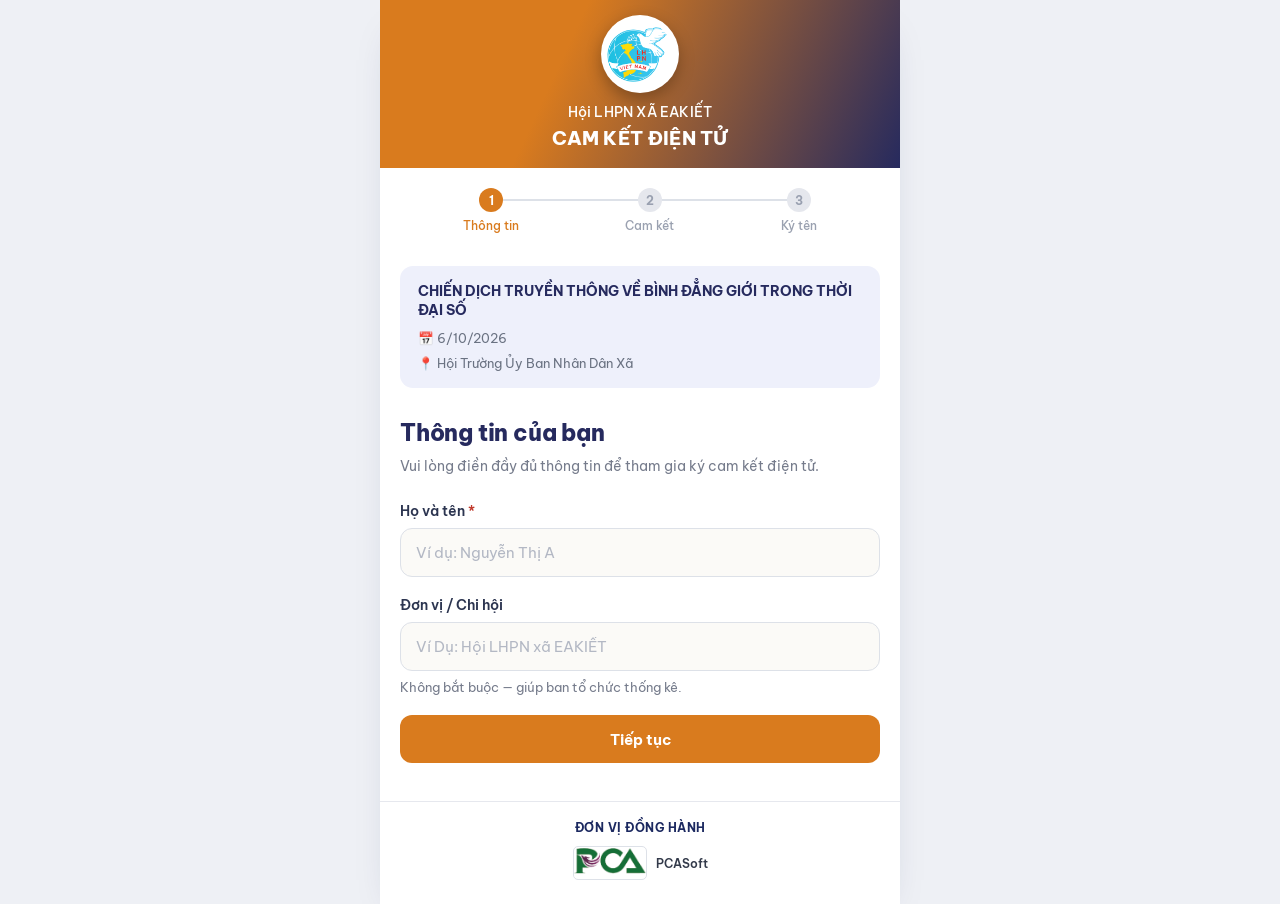
<file: index.html>
<!DOCTYPE html>
<html lang="vi">
<head>
    <meta charset="UTF-8">

    <meta
        name="viewport"
        content="width=device-width, initial-scale=1.0, maximum-scale=1.0, user-scalable=no"
    >

    <title>Cam kết điện tử</title>

    <!-- CSS RIÊNG -->
    <link rel="stylesheet" href="style.css">
</head>

<body>

<div class="container">

    <!-- ================= HEADER ================= -->

    <header class="hero-header">

        <!-- Avatar / Logo -->
        <div class="avatar">
            <img
                src="image.jpg"
                alt="Logo chương trình"
            >
        </div>

        <div class="hero-title">
            <div>Hội LHPN XÃ EAKIẾT</div>
            <strong>CAM KẾT ĐIỆN TỬ</strong>
        </div>

    </header>


    <!-- ================= STEPS ================= -->

    <div class="steps">

        <div class="step active" id="stepIndicator1">
            <div class="step-number">1</div>
            <div>Thông tin</div>
        </div>

        <div class="step" id="stepIndicator2">
            <div class="step-number">2</div>
            <div>Cam kết</div>
        </div>

        <div class="step" id="stepIndicator3">
            <div class="step-number">3</div>
            <div>Ký tên</div>
        </div>

    </div>


    <!-- ================= EVENT INFO ================= -->

    <div class="event-info">

        <div class="event-title">
            CHIẾN DỊCH TRUYỀN THÔNG VỀ BÌNH ĐẲNG GIỚI
            TRONG THỜI ĐẠI SỐ
        </div>

        <div class="event-details">
            <span>📅 6/10/2026</span>
            <span>📍 Hội Trường Ủy Ban Nhân Dân Xã</span>
        </div>

    </div>


    <!-- ================= SCREEN 1 ================= -->

    <section
        class="screen active"
        id="screen1"
    >

        <h2 class="title">
            Thông tin của bạn
        </h2>

        <p class="description">
            Vui lòng điền đầy đủ thông tin để tham gia
            ký cam kết điện tử.
        </p>


        <div class="field">

            <label for="fullName">
                Họ và tên <span>*</span>
            </label>

            <input
                type="text"
                id="fullName"
                placeholder="Ví dụ: Nguyễn Thị A"
                autocomplete="name"
            >

        </div>


        <div class="field">

            <label for="organization">
                Đơn vị / Chi hội
            </label>

            <input
                type="text"
                id="organization"
                placeholder="Ví Dụ: Hội LHPN xã EAKIẾT"
            >
        <div class="hint"> Không bắt buộc — giúp ban tổ chức thống kê. </div>
        </div>


        <button
            class="btn btn-primary btn-full"
            id="nextInfoButton"
        >
            Tiếp tục
        </button>

    </section>


    <!-- ================= SCREEN 2 ================= -->

    <section
        class="screen"
        id="screen2"
    >

        <h2 class="title">
            Nội dung cam kết
        </h2>

        <p class="description">
            Vui lòng chọn những nội dung bạn cam kết thực hiện.
        </p>


        <button
            class="select-all"
            id="selectAllButton"
        >
            Chọn tất cả
        </button>


        <label class="commitment">

            <input
                type="checkbox"
                class="commitmentCheck"
                value="Sử dụng mạng xã hội văn minh, tích cực và có trách nhiệm"
            >

            <span>
                Tôi cam kết sử dụng mạng xã hội văn minh,
                tích cực và có trách nhiệm.
            </span>

        </label>


        <label class="commitment">

            <input
                type="checkbox"
                class="commitmentCheck"
                value="Không chia sẻ thông tin sai sự thật"
            >

            <span>
                Tôi không chia sẻ thông tin sai sự thật,
                thông tin chưa được kiểm chứng.
            </span>

        </label>


        <label class="commitment">

            <input
                type="checkbox"
                class="commitmentCheck"
                value="Bảo vệ thông tin cá nhân"
            >

            <span>
                Tôi chủ động bảo vệ thông tin cá nhân,
                tài khoản và dữ liệu trên không gian mạng.
            </span>

        </label>


        <label class="commitment">

            <input
                type="checkbox"
                class="commitmentCheck"
                value="Không tham gia hành vi bạo lực mạng"
            >

            <span>
                Tôi không tham gia, cổ súy hoặc tiếp tay
                cho các hành vi bạo lực trên không gian mạng.
            </span>

        </label>


        <label class="commitment">

            <input
                type="checkbox"
                class="commitmentCheck"
                value="Lan tỏa những giá trị tốt đẹp"
            >

            <span>
                Tôi lan tỏa những thông tin và giá trị
                tốt đẹp đến cộng đồng.
            </span>

        </label>


        <div class="buttons">

            <button
                class="btn btn-secondary"
                id="backToInfo"
            >
                Quay lại
            </button>

            <button
                class="btn btn-primary"
                id="nextCommitment"
            >
                Tiếp tục
            </button>

        </div>

    </section>


    <!-- ================= SCREEN 3 ================= -->

    <section
        class="screen"
        id="screen3"
    >

        <h2 class="title">
            Ký tên xác nhận
        </h2>

        <p class="description">
            Vui lòng ký tên vào ô bên dưới để hoàn tất
            cam kết điện tử.
        </p>


        <div class="signature-box">

            <canvas id="signatureCanvas"></canvas>

            <div class="signature-placeholder">
                Ký tên tại đây
            </div>

        </div>


        <button
            class="clear-signature"
            id="clearSignature"
        >
            Xóa chữ ký
        </button>


        <div class="buttons">

            <button
                class="btn btn-secondary"
                id="backToCommitment"
            >
                Quay lại
            </button>

            <button
                class="btn btn-primary"
                id="submitButton"
            >
                TÔI CAM KẾT
            </button>

        </div>

    </section>


    <!-- ================= SUCCESS ================= -->

    <section
        class="screen"
        id="successScreen"
    >

        <div class="success">

            <div class="success-icon">
                ✓
            </div>

            <h2>
                Cam kết thành công!
            </h2>

            <p>
                Cảm ơn bạn đã tham gia ký cam kết.
            </p>

            <p>
                Thông tin của bạn đã được ghi nhận.
            </p>


            <button
                class="btn btn-primary btn-full"
                id="newCommitment"
            >
                Ký cho người khác
            </button>

        </div>

    </section>


    <!-- ================= FOOTER ================= -->

    <footer class="footer">

        <div class="partner-title">
            ĐƠN VỊ ĐỒNG HÀNH
        </div>

        <div class="partner">

            <img
                src="PCA.png"
                alt="PCASoft"
            >

            <h5>PCASoft</h5>

        </div>

    </footer>

</div>


<!-- JAVASCRIPT RIÊNG -->
<script src="script.js"></script>

</body>
</html>
</file>
<file: style.css>
/* =================================================
   FONT
   Be Vietnam Pro — a Vietnamese-native typeface,
   so diacritics sit correctly at every weight.
================================================= */

@import url('https://fonts.googleapis.com/css2?family=Be+Vietnam+Pro:wght@400;500;600;700;800&display=swap');

:root {
    --ink: #262b3a;
    --ink-soft: #767c8c;

    --navy: #1c2960;
    --navy-deep: #262a5e;

    --gold: #d97b1e;
    --gold-deep: #c06c1a;

    --paper: #eef0f5;
    --card: #ffffff;

    --line: #dde1e8;
    --line-soft: #e6e8ee;

    --green: #3f9142;

    --radius-lg: 20px;
    --radius-md: 13px;
    --radius-sm: 12px;

    --shadow-card:
        0 18px 40px -22px rgba(14, 35, 82, .28);
}


* {
    box-sizing: border-box;
    margin: 0;
    padding: 0;
}


body {
    font-family: "Be Vietnam Pro", Arial, Helvetica, sans-serif;

    background: var(--paper);

    color: var(--ink);

    min-height: 100vh;
}


.container {
    width: 100%;
    max-width: 520px;

    min-height: 100vh;

    margin: auto;

    background: var(--card);

    box-shadow: var(--shadow-card);
}


.hint {
    font-size: 12.5px;
    color: var(--ink-soft);
    margin-top: 7px;
    line-height: 1.5;
}


/* =================================================
   HEADER
================================================= */

.hero-header {
    position: relative;

    width: 100%;
    height: 168px;

    display: flex;

    flex-direction: column;

    align-items: center;

    justify-content: center;

    background:
        linear-gradient(
            115deg,
            var(--gold) 0%,
            var(--gold) 35%,
            var(--navy-deep) 100%
        );

    overflow: hidden;
}


.avatar {
    width: 78px;
    height: 78px;

    padding: 6px;

    background: #fff;

    border-radius: 50%;

    display: flex;

    align-items: center;

    justify-content: center;

    box-shadow:
        0 6px 16px rgba(0, 0, 0, .28);

    margin-bottom: 9px;

    position: relative;
    z-index: 2;
}


.avatar img {
    width: 100%;
    height: 100%;

    object-fit: contain;

    border-radius: 50%;
}


.hero-title {
    text-align: center;

    color: #fff;

    font-size: 13.5px;
    font-weight: 500;

    line-height: 1.5;

    letter-spacing: .2px;

    position: relative;
    z-index: 2;
}


.hero-title strong {
    display: block;

    font-size: 19px;
    font-weight: 800;

    margin-top: 2px;

    letter-spacing: .3px;
}


/* =================================================
   STEPS
================================================= */

.steps {
    display: flex;

    justify-content: space-around;

    position: relative;

    padding: 20px 30px 16px;
}


.steps::before {
    content: "";

    position: absolute;

    top: 31px;

    left: 19%;

    right: 19%;

    height: 2px;

    background: var(--line);
}


.step {
    position: relative;

    z-index: 2;

    text-align: center;

    color: #9aa1b0;

    font-size: 12px;
    font-weight: 500;
}


.step-number {
    width: 24px;
    height: 24px;

    margin: 0 auto 6px;

    border-radius: 50%;

    background: #e5e7ed;

    display: flex;

    align-items: center;

    justify-content: center;

    color: #99a0b0;

    font-weight: 700;
    font-size: 12px;

    transition: background .25s, color .25s;
}


.step.active {
    color: var(--gold);
}


.step.active .step-number {
    background: var(--gold);

    color: #fff;
}


/* =================================================
   EVENT INFO
================================================= */

.event-info {
    margin: 17px 20px 26px;

    padding: 16px 18px;

    background: #eef0fb;

    border-radius: var(--radius-md);
}


.event-title {
    color: var(--navy-deep);

    font-size: 13.5px;
    font-weight: 700;

    line-height: 1.4;

    margin-bottom: 9px;
}


.event-details {
    display: flex;

    flex-direction: column;

    gap: 6px;

    color: #6a7282;

    font-size: 12.5px;

    line-height: 1.5;
}


/* =================================================
   CONTENT
================================================= */

.screen {
    display: none;

    padding: 4px 20px 28px;
}


.screen.active {
    display: block;
}


.title {
    color: var(--navy-deep);

    font-size: 23px;
    font-weight: 800;

    letter-spacing: -.2px;

    margin-bottom: 8px;
}


.description {
    color: var(--ink-soft);

    font-size: 14px;

    line-height: 1.6;

    margin-bottom: 24px;
}


/* =================================================
   FORM
================================================= */

.field {
    margin-bottom: 19px;
}


.field label {
    display: block;

    color: #2c3550;

    font-size: 14px;
    font-weight: 600;

    margin-bottom: 8px;
}


.field label span {
    color: #c0392b;
}


.field input {
    width: 100%;

    height: 49px;

    padding: 0 15px;

    background: #fbfaf7;

    border: 1.5px solid var(--line);

    border-radius: var(--radius-sm);

    outline: none;

    font: inherit;
    font-size: 15px;
    color: var(--ink);

    transition: border-color .2s, box-shadow .2s, background .2s;
}


.field input::placeholder {
    color: #b3b8c4;
}


.field input:focus {
    border-color: var(--navy);

    background: #fff;

    box-shadow:
        0 0 0 4px rgba(22, 49, 107, .09);
}


/* =================================================
   COMMITMENT
================================================= */

.select-all {
    width: 100%;

    height: 46px;

    border: 1.5px solid var(--line);

    background: #fbfaf7;

    color: var(--navy);

    border-radius: var(--radius-sm);

    font: inherit;
    font-weight: 700;
    font-size: 14px;

    margin-bottom: 14px;

    cursor: pointer;

    transition: border-color .2s, background .2s;
}


.select-all:hover {
    border-color: var(--navy);

    background: #f3f5fa;
}


.commitment {
    display: flex;

    align-items: flex-start;

    gap: 12px;

    padding: 14px 15px;

    margin-bottom: 10px;

    background: #fdfcfa;

    border: 1.5px solid var(--line-soft);

    border-radius: var(--radius-md);

    cursor: pointer;

    transition: border-color .2s, background .2s, box-shadow .2s;
}


.commitment:hover {
    border-color: #d8ccb4;
}


.commitment.selected {
    border-color: var(--gold);

    background: #fff8f0;

    box-shadow: 0 4px 14px -8px rgba(217, 122, 38, .5);
}


.commitment input {
    width: 20px;
    height: 20px;

    flex-shrink: 0;

    accent-color: var(--gold);

    margin-top: 2px;

    cursor: pointer;

    transition: transform .15s;
}


.commitment.selected input {
    transform: scale(1.08);
}


.commitment span {
    color: #464d5c;

    font-size: 13.5px;

    line-height: 1.55;
}


/* =================================================
   BUTTON
================================================= */

.buttons {
    display: flex;

    gap: 10px;

    margin-top: 24px;
}


.btn {
    flex: 1;

    min-height: 48px;

    border: none;

    border-radius: var(--radius-sm);

    font: inherit;
    font-size: 14.5px;
    font-weight: 700;

    cursor: pointer;

    transition: transform .12s, box-shadow .2s, background .2s;
}


.btn-full {
    width: 100%;
}


.btn-primary {
    background: var(--gold);

    color: #fff;
}


.btn-primary:hover {
    background: var(--gold-deep);
}


.btn-primary:active {
    transform: scale(.98);
}


.btn-secondary {
    background: #edeef2;

    color: #4a5064;
}


.btn-secondary:hover {
    background: #e3e5eb;
}


/* =================================================
   SIGNATURE
================================================= */

.signature-box {
    position: relative;

    width: 100%;
    height: 220px;

    border: 1.5px dashed #c9cee0;

    border-radius: var(--radius-md);

    overflow: hidden;

    background:
        repeating-linear-gradient(
            transparent,
            transparent 100%
        ),
        #fdfdfc;
}


.signature-box::after {
    content: "";

    position: absolute;

    left: 24px;
    right: 24px;
    bottom: 34px;

    height: 1px;

    background: #dfe2ea;
}


#signatureCanvas {
    width: 100%;
    height: 100%;

    display: block;

    touch-action: none;

    position: relative;

    z-index: 2;
}


.signature-placeholder {
    position: absolute;

    top: 44%;
    left: 50%;

    transform: translate(-50%, -50%);

    color: #c1c6d2;

    font-size: 14px;
    font-weight: 500;

    pointer-events: none;

    z-index: 1;
}


.clear-signature {
    margin-top: 10px;

    border: none;

    background: none;

    color: var(--gold-deep);

    font: inherit;
    font-size: 13px;
    font-weight: 600;

    cursor: pointer;
}


.clear-signature:hover {
    text-decoration: underline;
}


/* =================================================
   SUCCESS
================================================= */

.success {
    text-align: center;

    padding: 50px 10px;
}


.success-icon {
    width: 74px;
    height: 74px;

    margin: 0 auto 20px;

    border-radius: 50%;

    background: var(--green);

    color: #fff;

    font-size: 36px;

    display: flex;

    align-items: center;

    justify-content: center;

    box-shadow: 0 12px 26px -12px rgba(63, 145, 66, .6);

    animation: pop-in .4s ease-out;
}


@keyframes pop-in {
    from {
        transform: scale(.6);
        opacity: 0;
    }

    to {
        transform: scale(1);
        opacity: 1;
    }
}


@media (prefers-reduced-motion: reduce) {

    .success-icon {
        animation: none;
    }

}


.success h2 {
    color: var(--navy-deep);

    font-size: 23px;
    font-weight: 800;

    margin-bottom: 15px;
}


.success p {
    color: var(--ink-soft);

    font-size: 14px;

    line-height: 1.6;

    margin-bottom: 5px;
}


.success .btn {
    margin-top: 26px;
}


/* =================================================
   FOOTER
================================================= */

.footer {
    border-top: 1px solid var(--line-soft);

    margin-top: 10px;

    padding: 18px 20px 24px;

    text-align: center;
}


.partner-title {
    color: var(--navy);

    font-size: 11.5px;
    font-weight: 700;

    letter-spacing: .5px;

    margin-bottom: 11px;
}


.partner {
    display: flex;

    align-items: center;

    justify-content: center;

    gap: 9px;
}


.partner img {
    width: 74px;
    height: 34px;

    object-fit: contain;

    border: 1px solid var(--line);

    border-radius: 5px;

    background: #fff;
}


.partner h5,
.partner span {
    font-size: 12px;
    font-weight: 600;

    color: #333a4a;
}


/* =================================================
   MOBILE
================================================= */

@media (max-width: 380px) {

    .hero-header {
        height: 154px;
    }


    .avatar {
        width: 70px;
        height: 70px;
    }


    .hero-title strong {
        font-size: 17px;
    }


    .title {
        font-size: 21px;
    }

}
</file>
